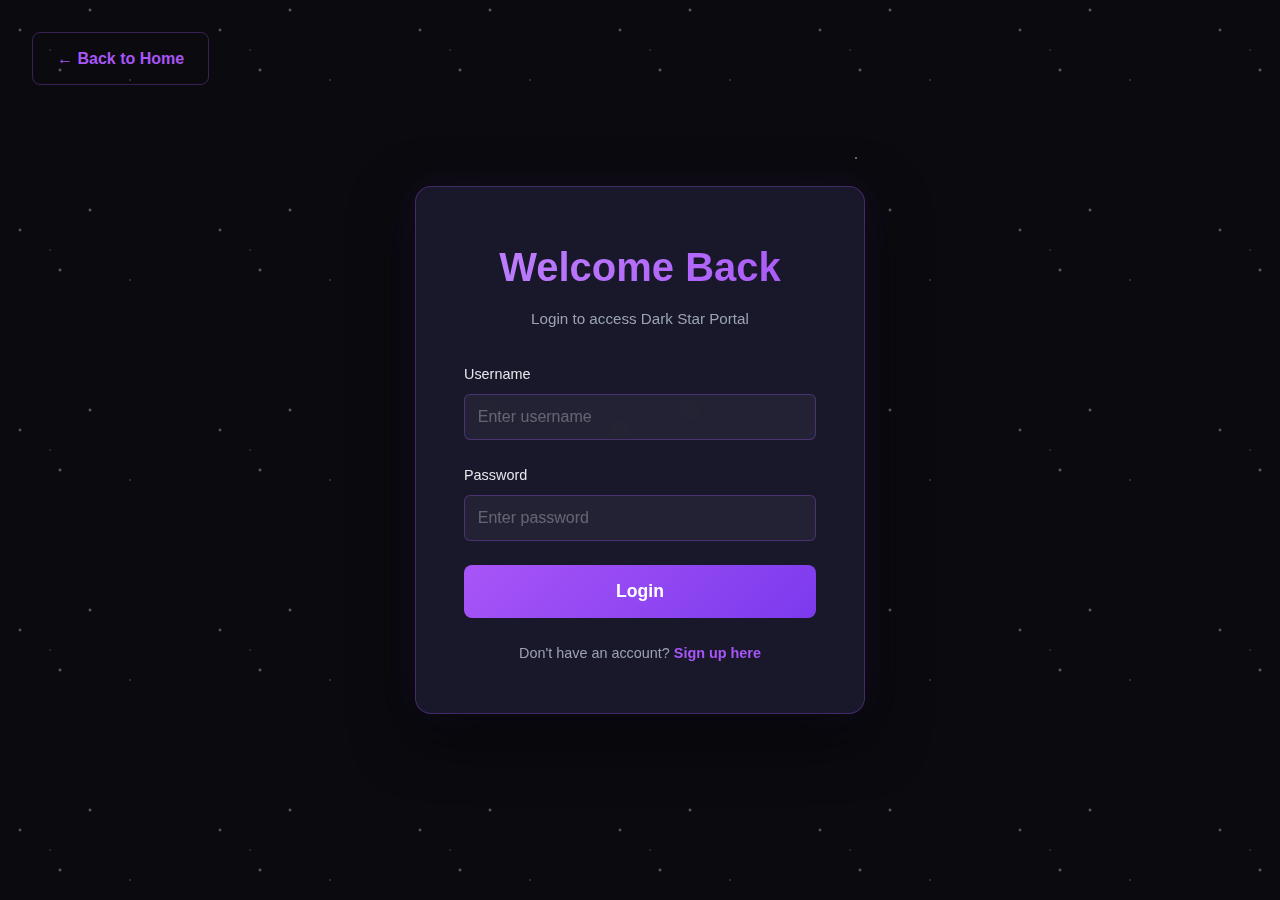
<file: www/login.html>
<!DOCTYPE html>
<html lang="en">
<head>
    <meta charset="UTF-8">
    <meta name="viewport" content="width=device-width, initial-scale=1.0">
    <title>Login - Dark Star Portal</title>
    <link rel="stylesheet" href="style.css?v=3">
    <style>
        .auth-container {
            min-height: 100vh;
            display: flex;
            align-items: center;
            justify-content: center;
            padding: 2rem;
            position: relative;
            overflow: hidden;
        }

        .auth-form-wrapper {
            position: relative;
            z-index: 10;
            max-width: 450px;
            width: 100%;
        }

        .auth-form {
            background: rgba(26, 26, 46, 0.9);
            border: 1px solid rgba(168, 85, 247, 0.3);
            border-radius: 16px;
            padding: 3rem;
            box-shadow:
                0 20px 60px rgba(0, 0, 0, 0.5),
                0 0 40px rgba(168, 85, 247, 0.1);
            backdrop-filter: blur(10px);
            animation: formSlideIn 0.6s cubic-bezier(0.175, 0.885, 0.32, 1.275);
        }

        @keyframes formSlideIn {
            from {
                opacity: 0;
                transform: translateY(30px) scale(0.95);
            }
            to {
                opacity: 1;
                transform: translateY(0) scale(1);
            }
        }

        .auth-title {
            font-size: 2.5rem;
            font-weight: 900;
            text-align: center;
            margin-bottom: 0.5rem;
            background: linear-gradient(135deg, var(--purple-light), var(--purple-primary));
            -webkit-background-clip: text;
            -webkit-text-fill-color: transparent;
            background-clip: text;
        }

        .auth-subtitle {
            text-align: center;
            color: var(--text-secondary);
            margin-bottom: 2rem;
            font-size: 0.95rem;
        }

        .form-group {
            margin-bottom: 1.5rem;
        }

        .form-label {
            display: block;
            color: var(--purple-light);
            font-weight: 600;
            margin-bottom: 0.5rem;
            font-size: 0.9rem;
        }

        .form-input {
            width: 100%;
            padding: 0.9rem 1.2rem;
            background: rgba(255, 255, 255, 0.05);
            border: 1px solid rgba(168, 85, 247, 0.3);
            border-radius: 8px;
            color: white;
            font-size: 1rem;
            transition: all 0.3s ease;
        }

        .form-input:focus {
            outline: none;
            border-color: var(--purple-primary);
            box-shadow: 0 0 20px rgba(168, 85, 247, 0.3);
            transform: translateY(-2px);
        }

        .form-input::placeholder {
            color: rgba(255, 255, 255, 0.3);
        }

        .btn-submit {
            width: 100%;
            padding: 1rem;
            background: linear-gradient(135deg, var(--purple-primary), var(--purple-dark));
            border: none;
            border-radius: 8px;
            color: white;
            font-size: 1.1rem;
            font-weight: 700;
            cursor: pointer;
            transition: all 0.4s cubic-bezier(0.175, 0.885, 0.32, 1.275);
            position: relative;
            overflow: hidden;
        }

        .btn-submit::before {
            content: '';
            position: absolute;
            top: 50%;
            left: 50%;
            width: 0;
            height: 0;
            border-radius: 50%;
            background: rgba(255, 255, 255, 0.2);
            transform: translate(-50%, -50%);
            transition: width 0.6s ease, height 0.6s ease;
        }

        .btn-submit:hover {
            transform: translateY(-3px);
            box-shadow: 0 10px 30px rgba(168, 85, 247, 0.4);
        }

        .btn-submit:hover::before {
            width: 300%;
            height: 300%;
        }

        .btn-submit:active {
            transform: translateY(-1px);
        }

        .btn-submit span {
            position: relative;
            z-index: 1;
        }

        .alert {
            padding: 1rem;
            border-radius: 8px;
            margin-bottom: 1.5rem;
            text-align: center;
            animation: alertSlideIn 0.3s ease;
        }

        @keyframes alertSlideIn {
            from {
                opacity: 0;
                transform: translateY(-10px);
            }
            to {
                opacity: 1;
                transform: translateY(0);
            }
        }

        .alert-success {
            background: rgba(39, 201, 63, 0.2);
            border: 1px solid rgba(39, 201, 63, 0.5);
            color: #27c93f;
        }

        .alert-error {
            background: rgba(255, 95, 86, 0.2);
            border: 1px solid rgba(255, 95, 86, 0.5);
            color: #ff5f56;
        }

        .alert-warning {
            background: rgba(255, 165, 0, 0.2);
            border: 1px solid rgba(255, 165, 0, 0.5);
            color: #ffa500;
        }

        .auth-footer {
            text-align: center;
            margin-top: 1.5rem;
            color: var(--text-secondary);
            font-size: 0.9rem;
        }

        .auth-footer a {
            color: var(--purple-primary);
            text-decoration: none;
            font-weight: 600;
            transition: all 0.3s ease;
        }

        .auth-footer a:hover {
            color: var(--purple-light);
            text-shadow: 0 0 10px rgba(168, 85, 247, 0.5);
        }

        .back-home {
            position: absolute;
            top: 2rem;
            left: 2rem;
            color: var(--purple-primary);
            text-decoration: none;
            font-weight: 600;
            padding: 0.8rem 1.5rem;
            border: 1px solid rgba(168, 85, 247, 0.3);
            border-radius: 8px;
            transition: all 0.3s ease;
            z-index: 100;
        }

        .back-home:hover {
            background: rgba(168, 85, 247, 0.1);
            border-color: var(--purple-primary);
            box-shadow: 0 0 20px rgba(168, 85, 247, 0.3);
        }
    </style>
</head>
<body>
    <div class="stars"></div>

    <a href="/" class="back-home">← Back to Home</a>

    <div class="auth-container">
        <div class="auth-form-wrapper">
            <form class="auth-form" id="loginForm">
                <h1 class="auth-title">Welcome Back</h1>
                <p class="auth-subtitle">Login to access Dark Star Portal</p>

                <div id="alert"></div>

                <div class="form-group">
                    <label class="form-label" for="username">Username</label>
                    <input type="text" id="username" class="form-input" placeholder="Enter username" required autocomplete="username">
                </div>

                <div class="form-group">
                    <label class="form-label" for="password">Password</label>
                    <input type="password" id="password" class="form-input" placeholder="Enter password" required autocomplete="current-password">
                </div>

                <button type="submit" class="btn-submit">
                    <span>Login</span>
                </button>

                <div class="auth-footer">
                    Don't have an account? <a href="/signup.html">Sign up here</a>
                </div>
            </form>
        </div>
    </div>

    <script>
        // Add twinkling stars
        function addTwinkle() {
            const stars = document.querySelector('.stars');
            if (!stars) return;

            const twinkle = document.createElement('div');
            twinkle.style.position = 'absolute';
            twinkle.style.width = '2px';
            twinkle.style.height = '2px';
            twinkle.style.background = '#fff';
            twinkle.style.borderRadius = '50%';
            twinkle.style.left = `${Math.random() * 100}%`;
            twinkle.style.top = `${Math.random() * 100}%`;
            twinkle.style.animation = 'twinkle 2s ease-in-out';
            twinkle.style.pointerEvents = 'none';

            stars.appendChild(twinkle);
            setTimeout(() => twinkle.remove(), 2000);
        }

        setInterval(addTwinkle, 500);

        // Login form handler
        document.getElementById('loginForm').addEventListener('submit', async (e) => {
            e.preventDefault();

            const alertDiv = document.getElementById('alert');
            const username = document.getElementById('username').value;
            const password = document.getElementById('password').value;

            // Show loading state
            const submitBtn = e.target.querySelector('.btn-submit');
            const originalText = submitBtn.innerHTML;
            submitBtn.innerHTML = '<span>Logging in...</span>';
            submitBtn.disabled = true;

            try {
                const response = await fetch('/api/auth.php', {
                    method: 'POST',
                    headers: {
                        'Content-Type': 'application/json',
                    },
                    body: JSON.stringify({
                        action: 'login',
                        username,
                        password
                    })
                });

                const data = await response.json();

                if (data.success) {
                    alertDiv.className = 'alert alert-success';
                    alertDiv.textContent = '✅ Login successful! Redirecting...';
                    alertDiv.style.display = 'block';

                    // Redirect based on role
                    setTimeout(() => {
                        if (data.user.role === 'admin') {
                            window.location.href = '/admin/dashboard.html';
                        } else {
                            window.location.href = '/';
                        }
                    }, 1000);
                } else {
                    // Handle different error statuses
                    if (data.status === 'pending') {
                        alertDiv.className = 'alert alert-warning';
                    } else {
                        alertDiv.className = 'alert alert-error';
                    }
                    alertDiv.textContent = data.error;
                    alertDiv.style.display = 'block';

                    submitBtn.innerHTML = originalText;
                    submitBtn.disabled = false;
                }
            } catch (error) {
                alertDiv.className = 'alert alert-error';
                alertDiv.textContent = 'Network error. Please try again.';
                alertDiv.style.display = 'block';

                submitBtn.innerHTML = originalText;
                submitBtn.disabled = false;
            }
        });
    </script>
</body>
</html>
</file>
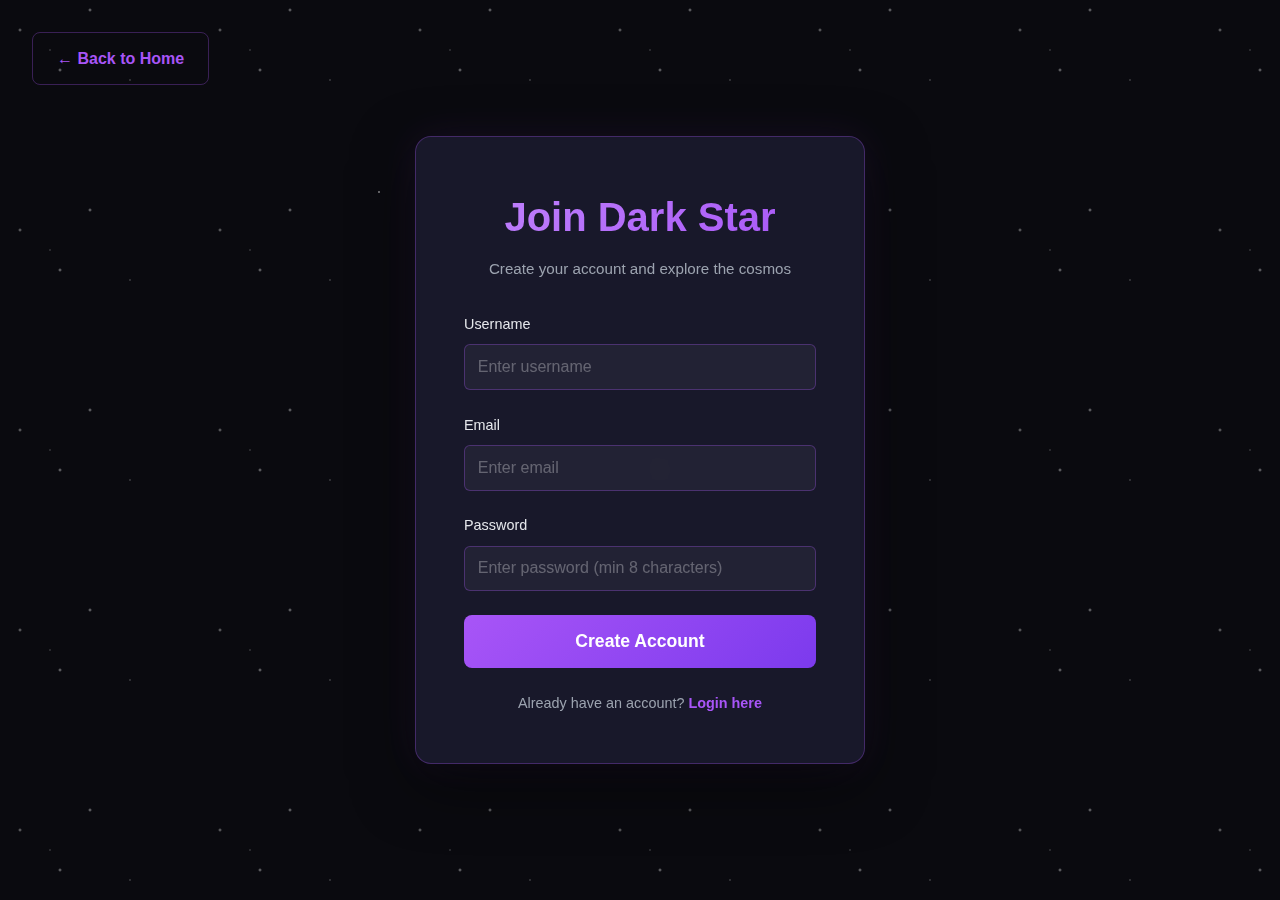
<file: www/signup.html>
<!DOCTYPE html>
<html lang="en">
<head>
    <meta charset="UTF-8">
    <meta name="viewport" content="width=device-width, initial-scale=1.0">
    <title>Sign Up - Dark Star Portal</title>
    <link rel="stylesheet" href="style.css?v=3">
    <style>
        .auth-container {
            min-height: 100vh;
            display: flex;
            align-items: center;
            justify-content: center;
            padding: 2rem;
            position: relative;
            overflow: hidden;
        }

        .auth-form-wrapper {
            position: relative;
            z-index: 10;
            max-width: 450px;
            width: 100%;
        }

        .auth-form {
            background: rgba(26, 26, 46, 0.9);
            border: 1px solid rgba(168, 85, 247, 0.3);
            border-radius: 16px;
            padding: 3rem;
            box-shadow:
                0 20px 60px rgba(0, 0, 0, 0.5),
                0 0 40px rgba(168, 85, 247, 0.1);
            backdrop-filter: blur(10px);
            animation: formSlideIn 0.6s cubic-bezier(0.175, 0.885, 0.32, 1.275);
        }

        @keyframes formSlideIn {
            from {
                opacity: 0;
                transform: translateY(30px) scale(0.95);
            }
            to {
                opacity: 1;
                transform: translateY(0) scale(1);
            }
        }

        .auth-title {
            font-size: 2.5rem;
            font-weight: 900;
            text-align: center;
            margin-bottom: 0.5rem;
            background: linear-gradient(135deg, var(--purple-light), var(--purple-primary));
            -webkit-background-clip: text;
            -webkit-text-fill-color: transparent;
            background-clip: text;
        }

        .auth-subtitle {
            text-align: center;
            color: var(--text-secondary);
            margin-bottom: 2rem;
            font-size: 0.95rem;
        }

        .form-group {
            margin-bottom: 1.5rem;
        }

        .form-label {
            display: block;
            color: var(--purple-light);
            font-weight: 600;
            margin-bottom: 0.5rem;
            font-size: 0.9rem;
        }

        .form-input {
            width: 100%;
            padding: 0.9rem 1.2rem;
            background: rgba(255, 255, 255, 0.05);
            border: 1px solid rgba(168, 85, 247, 0.3);
            border-radius: 8px;
            color: white;
            font-size: 1rem;
            transition: all 0.3s ease;
        }

        .form-input:focus {
            outline: none;
            border-color: var(--purple-primary);
            box-shadow: 0 0 20px rgba(168, 85, 247, 0.3);
            transform: translateY(-2px);
        }

        .form-input::placeholder {
            color: rgba(255, 255, 255, 0.3);
        }

        .btn-submit {
            width: 100%;
            padding: 1rem;
            background: linear-gradient(135deg, var(--purple-primary), var(--purple-dark));
            border: none;
            border-radius: 8px;
            color: white;
            font-size: 1.1rem;
            font-weight: 700;
            cursor: pointer;
            transition: all 0.4s cubic-bezier(0.175, 0.885, 0.32, 1.275);
            position: relative;
            overflow: hidden;
        }

        .btn-submit::before {
            content: '';
            position: absolute;
            top: 50%;
            left: 50%;
            width: 0;
            height: 0;
            border-radius: 50%;
            background: rgba(255, 255, 255, 0.2);
            transform: translate(-50%, -50%);
            transition: width 0.6s ease, height 0.6s ease;
        }

        .btn-submit:hover {
            transform: translateY(-3px);
            box-shadow: 0 10px 30px rgba(168, 85, 247, 0.4);
        }

        .btn-submit:hover::before {
            width: 300%;
            height: 300%;
        }

        .btn-submit:active {
            transform: translateY(-1px);
        }

        .btn-submit span {
            position: relative;
            z-index: 1;
        }

        .alert {
            padding: 1rem;
            border-radius: 8px;
            margin-bottom: 1.5rem;
            text-align: center;
            animation: alertSlideIn 0.3s ease;
        }

        @keyframes alertSlideIn {
            from {
                opacity: 0;
                transform: translateY(-10px);
            }
            to {
                opacity: 1;
                transform: translateY(0);
            }
        }

        .alert-success {
            background: rgba(39, 201, 63, 0.2);
            border: 1px solid rgba(39, 201, 63, 0.5);
            color: #27c93f;
        }

        .alert-error {
            background: rgba(255, 95, 86, 0.2);
            border: 1px solid rgba(255, 95, 86, 0.5);
            color: #ff5f56;
        }

        .auth-footer {
            text-align: center;
            margin-top: 1.5rem;
            color: var(--text-secondary);
            font-size: 0.9rem;
        }

        .auth-footer a {
            color: var(--purple-primary);
            text-decoration: none;
            font-weight: 600;
            transition: all 0.3s ease;
        }

        .auth-footer a:hover {
            color: var(--purple-light);
            text-shadow: 0 0 10px rgba(168, 85, 247, 0.5);
        }

        .back-home {
            position: absolute;
            top: 2rem;
            left: 2rem;
            color: var(--purple-primary);
            text-decoration: none;
            font-weight: 600;
            padding: 0.8rem 1.5rem;
            border: 1px solid rgba(168, 85, 247, 0.3);
            border-radius: 8px;
            transition: all 0.3s ease;
            z-index: 100;
        }

        .back-home:hover {
            background: rgba(168, 85, 247, 0.1);
            border-color: var(--purple-primary);
            box-shadow: 0 0 20px rgba(168, 85, 247, 0.3);
        }
    </style>
</head>
<body>
    <div class="stars"></div>

    <a href="/" class="back-home">← Back to Home</a>

    <div class="auth-container">
        <div class="auth-form-wrapper">
            <form class="auth-form" id="signupForm">
                <h1 class="auth-title">Join Dark Star</h1>
                <p class="auth-subtitle">Create your account and explore the cosmos</p>

                <div id="alert"></div>

                <div class="form-group">
                    <label class="form-label" for="username">Username</label>
                    <input type="text" id="username" class="form-input" placeholder="Enter username" required autocomplete="username">
                </div>

                <div class="form-group">
                    <label class="form-label" for="email">Email</label>
                    <input type="email" id="email" class="form-input" placeholder="Enter email" required autocomplete="email">
                </div>

                <div class="form-group">
                    <label class="form-label" for="password">Password</label>
                    <input type="password" id="password" class="form-input" placeholder="Enter password (min 8 characters)" required autocomplete="new-password">
                </div>

                <button type="submit" class="btn-submit">
                    <span>Create Account</span>
                </button>

                <div class="auth-footer">
                    Already have an account? <a href="/login.html">Login here</a>
                </div>
            </form>
        </div>
    </div>

    <script>
        // Add twinkling stars
        function addTwinkle() {
            const stars = document.querySelector('.stars');
            if (!stars) return;

            const twinkle = document.createElement('div');
            twinkle.style.position = 'absolute';
            twinkle.style.width = '2px';
            twinkle.style.height = '2px';
            twinkle.style.background = '#fff';
            twinkle.style.borderRadius = '50%';
            twinkle.style.left = `${Math.random() * 100}%`;
            twinkle.style.top = `${Math.random() * 100}%`;
            twinkle.style.animation = 'twinkle 2s ease-in-out';
            twinkle.style.pointerEvents = 'none';

            stars.appendChild(twinkle);
            setTimeout(() => twinkle.remove(), 2000);
        }

        setInterval(addTwinkle, 500);

        // Signup form handler
        document.getElementById('signupForm').addEventListener('submit', async (e) => {
            e.preventDefault();

            const alertDiv = document.getElementById('alert');
            const username = document.getElementById('username').value;
            const email = document.getElementById('email').value;
            const password = document.getElementById('password').value;

            // Show loading state
            const submitBtn = e.target.querySelector('.btn-submit');
            const originalText = submitBtn.innerHTML;
            submitBtn.innerHTML = '<span>Creating Account...</span>';
            submitBtn.disabled = true;

            try {
                const response = await fetch('/api/auth.php', {
                    method: 'POST',
                    headers: {
                        'Content-Type': 'application/json',
                    },
                    body: JSON.stringify({
                        action: 'signup',
                        username,
                        email,
                        password
                    })
                });

                const data = await response.json();

                if (data.success) {
                    alertDiv.className = 'alert alert-success';
                    alertDiv.textContent = data.message;
                    alertDiv.style.display = 'block';

                    // Clear form
                    document.getElementById('signupForm').reset();

                    // Redirect to login after 3 seconds
                    setTimeout(() => {
                        window.location.href = '/login.html';
                    }, 3000);
                } else {
                    alertDiv.className = 'alert alert-error';
                    alertDiv.textContent = data.error;
                    alertDiv.style.display = 'block';

                    submitBtn.innerHTML = originalText;
                    submitBtn.disabled = false;
                }
            } catch (error) {
                alertDiv.className = 'alert alert-error';
                alertDiv.textContent = 'Network error. Please try again.';
                alertDiv.style.display = 'block';

                submitBtn.innerHTML = originalText;
                submitBtn.disabled = false;
            }
        });
    </script>
</body>
</html>
</file>
<file: www/style.css>
/* Reset and Base Styles */
* {
    margin: 0;
    padding: 0;
    box-sizing: border-box;
}

:root {
    --bg-dark: #0a0a0f;
    --bg-darker: #050508;
    --purple-primary: #a855f7;
    --purple-light: #c084fc;
    --purple-dark: #7c3aed;
    --text-primary: #e5e7eb;
    --text-secondary: #9ca3af;
    --terminal-bg: #1a1a2e;
}

html {
    scroll-behavior: smooth;
}

body {
    font-family: -apple-system, BlinkMacSystemFont, 'Segoe UI', Roboto, Oxygen, Ubuntu, Cantarell, sans-serif;
    background: var(--bg-dark);
    color: var(--text-primary);
    line-height: 1.6;
    overflow-x: hidden;
}

.container {
    max-width: 1200px;
    margin: 0 auto;
    padding: 0 2rem;
}

/* Top Navigation */
.top-nav {
    position: fixed;
    top: 0;
    left: 0;
    right: 0;
    background: rgba(10, 10, 15, 0.95);
    backdrop-filter: blur(10px);
    border-bottom: 1px solid rgba(168, 85, 247, 0.2);
    z-index: 1000;
    padding: 1rem 0;
}

.nav-container {
    max-width: 1200px;
    margin: 0 auto;
    padding: 0 2rem;
    display: flex;
    justify-content: space-between;
    align-items: center;
}

.nav-logo {
    font-size: 1.2rem;
    font-weight: 700;
    background: linear-gradient(135deg, var(--purple-light), var(--purple-primary));
    -webkit-background-clip: text;
    -webkit-text-fill-color: transparent;
    background-clip: text;
    letter-spacing: 2px;
}

.nav-buttons, .nav-user {
    display: flex;
    gap: 1rem;
    align-items: center;
}

.user-greeting {
    color: var(--purple-light);
    font-size: 0.9rem;
}

.btn-signup, .btn-login, .btn-logout {
    padding: 0.6rem 1.5rem;
    border: none;
    border-radius: 6px;
    font-size: 0.95rem;
    font-weight: 600;
    cursor: pointer;
    transition: all 0.3s ease;
}

.btn-signup {
    background: var(--purple-primary);
    color: white;
}

.btn-signup:hover {
    background: var(--purple-light);
    transform: translateY(-2px);
}

.btn-login {
    background: transparent;
    color: var(--purple-primary);
    border: 2px solid var(--purple-primary);
}

.btn-login:hover {
    background: var(--purple-primary);
    color: white;
}

.btn-logout {
    background: rgba(255, 255, 255, 0.1);
    color: var(--text-primary);
}

.btn-logout:hover {
    background: rgba(255, 255, 255, 0.2);
}

/* Modals */
.modal {
    display: none;
    position: fixed;
    z-index: 2000;
    left: 0;
    top: 0;
    width: 100%;
    height: 100%;
    background: rgba(0, 0, 0, 0.8);
    backdrop-filter: blur(5px);
}

.modal.show {
    display: flex;
    align-items: center;
    justify-content: center;
}

.modal-content {
    background: var(--bg-dark);
    border: 1px solid rgba(168, 85, 247, 0.3);
    border-radius: 12px;
    padding: 2.5rem;
    max-width: 450px;
    width: 90%;
    position: relative;
    animation: modalFadeIn 0.3s ease;
}

@keyframes modalFadeIn {
    from {
        opacity: 0;
        transform: translateY(-30px);
    }
    to {
        opacity: 1;
        transform: translateY(0);
    }
}

.modal-close {
    position: absolute;
    top: 1rem;
    right: 1rem;
    font-size: 2rem;
    color: var(--text-secondary);
    cursor: pointer;
    transition: color 0.3s ease;
}

.modal-close:hover {
    color: var(--purple-primary);
}

.modal-content h2 {
    color: var(--purple-light);
    margin-bottom: 0.5rem;
    font-size: 1.8rem;
}

.modal-subtitle {
    color: var(--text-secondary);
    margin-bottom: 2rem;
    font-size: 0.95rem;
}

.form-group {
    margin-bottom: 1.5rem;
}

.form-group label {
    display: block;
    color: var(--text-primary);
    margin-bottom: 0.5rem;
    font-size: 0.9rem;
    font-weight: 500;
}

.form-group input {
    width: 100%;
    padding: 0.8rem;
    background: rgba(255, 255, 255, 0.05);
    border: 1px solid rgba(168, 85, 247, 0.3);
    border-radius: 6px;
    color: var(--text-primary);
    font-size: 1rem;
    transition: all 0.3s ease;
}

.form-group input:focus {
    outline: none;
    border-color: var(--purple-primary);
    background: rgba(255, 255, 255, 0.08);
}

.form-message {
    padding: 0.8rem;
    border-radius: 6px;
    margin-bottom: 1rem;
    font-size: 0.9rem;
    display: none;
}

.form-message.success {
    display: block;
    background: rgba(39, 201, 63, 0.2);
    border: 1px solid rgba(39, 201, 63, 0.5);
    color: #27c93f;
}

.form-message.error {
    display: block;
    background: rgba(255, 95, 86, 0.2);
    border: 1px solid rgba(255, 95, 86, 0.5);
    color: #ff5f56;
}

.btn-submit {
    width: 100%;
    padding: 1rem;
    background: var(--purple-primary);
    color: white;
    border: none;
    border-radius: 6px;
    font-size: 1rem;
    font-weight: 600;
    cursor: pointer;
    transition: all 0.3s ease;
}

.btn-submit:hover {
    background: var(--purple-light);
    transform: translateY(-2px);
}

.btn-submit:active {
    transform: translateY(0);
}

/* Hero Section */
.hero {
    height: 100vh;
    display: flex;
    align-items: center;
    justify-content: center;
    position: relative;
    overflow: hidden;
    background: linear-gradient(180deg, var(--bg-darker) 0%, var(--bg-dark) 100%);
}

/* Animated Stars Background */
.stars {
    position: absolute;
    top: 0;
    left: 0;
    width: 100%;
    height: 100%;
    background-image:
        radial-gradient(2px 2px at 20px 30px, #eee, transparent),
        radial-gradient(2px 2px at 60px 70px, #fff, transparent),
        radial-gradient(1px 1px at 50px 50px, #ddd, transparent),
        radial-gradient(1px 1px at 130px 80px, #fff, transparent),
        radial-gradient(2px 2px at 90px 10px, #fff, transparent);
    background-repeat: repeat;
    background-size: 200px 200px;
    animation: starsMove 120s linear infinite;
    opacity: 0.5;
}

@keyframes starsMove {
    from { transform: translateY(0); }
    to { transform: translateY(-200px); }
}

/* Earth Silhouette */
.earth-container {
    position: absolute;
    top: 50%;
    left: 50%;
    transform: translate(-50%, -50%);
    width: 600px;
    height: 600px;
    pointer-events: none;
}

.earth {
    width: 100%;
    height: 100%;
    border-radius: 50%;
    background: radial-gradient(circle at 30% 30%, var(--purple-light), var(--purple-primary) 40%, var(--purple-dark) 70%, #1a0033);
    box-shadow:
        inset -40px -40px 80px rgba(0, 0, 0, 0.8),
        0 0 100px var(--purple-primary),
        0 0 200px rgba(168, 85, 247, 0.3);
    animation: earthRotate 60s linear infinite;
    opacity: 0.3;
}

.earth-glow {
    position: absolute;
    top: 50%;
    left: 50%;
    transform: translate(-50%, -50%);
    width: 120%;
    height: 120%;
    border-radius: 50%;
    background: radial-gradient(circle, rgba(168, 85, 247, 0.3), transparent 70%);
    animation: pulse 4s ease-in-out infinite;
}

@keyframes earthRotate {
    from { transform: rotate(0deg); }
    to { transform: rotate(360deg); }
}

@keyframes pulse {
    0%, 100% { opacity: 0.3; transform: translate(-50%, -50%) scale(1); }
    50% { opacity: 0.5; transform: translate(-50%, -50%) scale(1.1); }
}

/* Hero Content */
.hero-content {
    position: relative;
    z-index: 10;
    text-align: center;
}

.hero h1 {
    font-size: clamp(3rem, 8vw, 6rem);
    font-weight: 900;
    letter-spacing: -2px;
    margin-bottom: 1rem;
    background: linear-gradient(135deg, var(--purple-light), var(--purple-primary));
    -webkit-background-clip: text;
    -webkit-text-fill-color: transparent;
    background-clip: text;
    text-shadow: 0 0 80px rgba(168, 85, 247, 0.5);
}

.glitch {
    position: relative;
    animation: glitchAnim 5s infinite;
}

.subtitle {
    font-size: 1.5rem;
    color: var(--text-secondary);
    margin-bottom: 3rem;
    animation: fadeInUp 1s ease-out 0.5s both;
}

@keyframes glitchAnim {
    0%, 90%, 100% { text-shadow: 0 0 20px var(--purple-primary); }
    92% { text-shadow: 3px 0 var(--purple-light), -3px 0 var(--purple-dark); }
    94% { text-shadow: -3px 0 var(--purple-light), 3px 0 var(--purple-dark); }
}

@keyframes fadeInUp {
    from {
        opacity: 0;
        transform: translateY(30px);
    }
    to {
        opacity: 1;
        transform: translateY(0);
    }
}

/* Scroll Indicator */
.scroll-indicator {
    position: absolute;
    bottom: 50px;
    left: 50%;
    transform: translateX(-50%);
    font-size: 2rem;
    color: var(--purple-primary);
    animation: bounce 2s infinite;
}

@keyframes bounce {
    0%, 100% { transform: translate(-50%, 0); }
    50% { transform: translate(-50%, 20px); }
}

/* Sections */
section {
    padding: 6rem 0;
    position: relative;
}

.about {
    background: var(--bg-dark);
}

.about p {
    font-size: 1.25rem;
    color: var(--text-secondary);
    margin-bottom: 1.5rem;
    max-width: 800px;
    margin-left: auto;
    margin-right: auto;
    text-align: center;
}

.section-title {
    font-size: 3rem;
    text-align: center;
    margin-bottom: 3rem;
    background: linear-gradient(135deg, var(--purple-light), var(--purple-primary));
    -webkit-background-clip: text;
    -webkit-text-fill-color: transparent;
    background-clip: text;
}

/* Fade In Animation on Scroll */
.fade-in {
    opacity: 0;
    transform: translateY(50px);
    transition: opacity 0.8s ease, transform 0.8s ease;
}

.fade-in.visible {
    opacity: 1;
    transform: translateY(0);
}

.delay-1 { transition-delay: 0.2s; }
.delay-2 { transition-delay: 0.4s; }
.delay-3 { transition-delay: 0.6s; }
.delay-4 { transition-delay: 0.8s; }

/* Terminal Section */
.terminal-section {
    background: linear-gradient(180deg, var(--bg-dark), var(--bg-darker));
    padding: 8rem 0;
}

.terminal-intro {
    text-align: center;
    font-size: 1.2rem;
    color: var(--text-secondary);
    margin-bottom: 3rem;
}

.terminal-wrapper {
    max-width: 1000px;
    margin: 0 auto;
    background: var(--terminal-bg);
    border-radius: 12px;
    overflow: hidden;
    box-shadow:
        0 20px 60px rgba(0, 0, 0, 0.5),
        0 0 40px rgba(168, 85, 247, 0.2);
}

.terminal-header {
    background: #16162a;
    padding: 12px 20px;
    display: flex;
    align-items: center;
    gap: 8px;
    border-bottom: 1px solid rgba(168, 85, 247, 0.2);
}

.terminal-dot {
    width: 12px;
    height: 12px;
    border-radius: 50%;
}

.terminal-dot.red { background: #ff5f56; }
.terminal-dot.yellow { background: #ffbd2e; }
.terminal-dot.green { background: #27c93f; }

.terminal-title {
    margin-left: auto;
    font-size: 0.9rem;
    color: var(--text-secondary);
    font-family: 'Monaco', 'Menlo', 'Courier New', monospace;
}

.terminal-embed {
    width: 100%;
    height: 500px;
    background: var(--terminal-bg);
}

.terminal-embed iframe {
    width: 100%;
    height: 100%;
    border: none;
}

.terminal-note {
    text-align: center;
    color: var(--text-secondary);
    margin-top: 2rem;
    font-size: 0.95rem;
}

/* Features Grid */
.features {
    background: var(--bg-darker);
    padding: 8rem 0;
}

.features-grid {
    display: grid;
    grid-template-columns: repeat(auto-fit, minmax(250px, 1fr));
    gap: 2rem;
    margin-top: 4rem;
}

.feature-card {
    background: rgba(255, 255, 255, 0.02);
    padding: 2rem;
    border-radius: 12px;
    border: 1px solid rgba(168, 85, 247, 0.2);
    transition: all 0.3s ease;
    text-align: center;
}

.feature-card:hover {
    transform: translateY(-5px);
    border-color: var(--purple-primary);
    box-shadow: 0 10px 40px rgba(168, 85, 247, 0.3);
}

.feature-icon {
    font-size: 3rem;
    margin-bottom: 1rem;
}

.feature-card h3 {
    color: var(--purple-light);
    margin-bottom: 1rem;
    font-size: 1.3rem;
}

.feature-card p {
    color: var(--text-secondary);
    font-size: 0.95rem;
}

/* Launch Section */
.launch-section {
    background: linear-gradient(180deg, var(--bg-darker), var(--bg-dark));
    padding: 8rem 0;
    text-align: center;
}

.launch-intro {
    font-size: 1.2rem;
    color: var(--text-secondary);
    margin-bottom: 3rem;
    max-width: 700px;
    margin-left: auto;
    margin-right: auto;
}

.launch-button-container {
    margin: 3rem 0;
}

.btn-launch {
    display: inline-block;
    padding: 1.5rem 3rem;
    font-size: 1.3rem;
    font-weight: 700;
    color: white;
    background: linear-gradient(135deg, var(--purple-primary), var(--purple-dark));
    border: 2px solid var(--purple-light);
    border-radius: 12px;
    text-decoration: none;
    cursor: pointer;
    transition: all 0.4s ease;
    box-shadow: 0 10px 40px rgba(168, 85, 247, 0.4);
    position: relative;
    overflow: hidden;
}

.btn-launch::before {
    content: '';
    position: absolute;
    top: 0;
    left: -100%;
    width: 100%;
    height: 100%;
    background: linear-gradient(90deg, transparent, rgba(255, 255, 255, 0.2), transparent);
    transition: left 0.5s ease;
}

.btn-launch:hover::before {
    left: 100%;
}

.btn-launch:hover {
    transform: translateY(-5px) scale(1.05);
    box-shadow: 0 20px 60px rgba(168, 85, 247, 0.6);
    border-color: white;
}

.btn-launch:active {
    transform: translateY(-2px) scale(1.02);
}

.launch-note {
    color: var(--text-secondary);
    font-size: 1rem;
    margin-top: 2rem;
}

/* Footer */
.footer {
    background: var(--bg-darker);
    padding: 3rem 0;
    text-align: center;
    color: var(--text-secondary);
    border-top: 1px solid rgba(168, 85, 247, 0.1);
}

.footer-tech {
    margin-top: 1rem;
    font-size: 0.9rem;
    color: var(--purple-primary);
}

/* Responsive */
@media (max-width: 768px) {
    .earth-container {
        width: 300px;
        height: 300px;
    }

    .terminal-embed {
        height: 400px;
    }

    section {
        padding: 4rem 0;
    }

    .section-title {
        font-size: 2rem;
    }

    .container {
        padding: 0 1rem;
    }
}

/* Cron Control Buttons */
#cron-control button {
    cursor: pointer;
    transition: all 0.3s ease;
}

#cron-control button:hover {
    transform: translateY(-2px);
    box-shadow: 0 4px 12px rgba(0, 0, 0, 0.3);
    filter: brightness(1.2);
}

#cron-control button:active {
    transform: translateY(0);
    box-shadow: 0 2px 6px rgba(0, 0, 0, 0.3);
    filter: brightness(1.1);
}

#cron-control button:first-of-type:hover {
    background: rgba(255, 165, 0, 0.85) !important;
}

#cron-control button:last-of-type:hover {
    background: rgba(39, 201, 63, 0.85) !important;
}

/* Auth Navigation */
.auth-nav {
    position: fixed;
    top: 2rem;
    right: 2rem;
    z-index: 1000;
    display: flex;
    gap: 1rem;
    align-items: center;
}

.auth-btn {
    padding: 0.7rem 1.3rem;
    background: rgba(26, 26, 46, 0.8);
    border: 1px solid rgba(168, 85, 247, 0.3);
    border-radius: 8px;
    color: white;
    text-decoration: none;
    font-weight: 600;
    font-size: 0.9rem;
    transition: all 0.3s ease;
    cursor: pointer;
    backdrop-filter: blur(10px);
}

.auth-btn:hover {
    background: rgba(168, 85, 247, 0.2);
    border-color: var(--purple-primary);
    box-shadow: 0 4px 15px rgba(168, 85, 247, 0.3);
    transform: translateY(-2px);
}

.auth-btn-primary {
    background: var(--purple-primary);
    border-color: var(--purple-primary);
}

.auth-btn-primary:hover {
    background: var(--purple-light);
    box-shadow: 0 4px 15px rgba(168, 85, 247, 0.5);
}

.auth-user-info {
    padding: 0.7rem 1.3rem;
    background: rgba(26, 26, 46, 0.8);
    border: 1px solid rgba(168, 85, 247, 0.3);
    border-radius: 8px;
    color: var(--purple-light);
    font-weight: 600;
    font-size: 0.9rem;
    backdrop-filter: blur(10px);
}

/* Interactive Feature Cards */
.feature-card {
    transition: all 0.4s cubic-bezier(0.175, 0.885, 0.32, 1.275);
    position: relative;
    overflow: hidden;
}

.feature-card.interactive {
    cursor: pointer;
}

.feature-card.interactive::before {
    content: '';
    position: absolute;
    top: 50%;
    left: 50%;
    width: 0;
    height: 0;
    border-radius: 50%;
    background: radial-gradient(circle, rgba(168, 85, 247, 0.3), transparent);
    transform: translate(-50%, -50%);
    transition: width 0.6s ease, height 0.6s ease;
    pointer-events: none;
    z-index: 0;
}

.feature-card.interactive:hover::before {
    width: 300%;
    height: 300%;
}

.feature-card.interactive:hover {
    transform: translateY(-12px) scale(1.03);
    box-shadow:
        0 20px 40px rgba(168, 85, 247, 0.3),
        0 0 30px rgba(168, 85, 247, 0.2),
        inset 0 0 20px rgba(168, 85, 247, 0.1);
    border-color: rgba(168, 85, 247, 0.6);
}

.feature-card.interactive:active {
    transform: translateY(-8px) scale(0.98);
    transition: all 0.15s ease;
}

.feature-card.interactive .feature-icon {
    transition: all 0.4s ease;
    position: relative;
    z-index: 1;
}

.feature-card.interactive:hover .feature-icon {
    transform: scale(1.2) rotate(5deg);
    filter: drop-shadow(0 0 20px rgba(168, 85, 247, 0.8));
}

.feature-card.interactive h3,
.feature-card.interactive p {
    position: relative;
    z-index: 1;
}

.feature-card.interactive:hover h3 {
    color: var(--purple-light);
    text-shadow: 0 0 10px rgba(168, 85, 247, 0.5);
}
</file>
